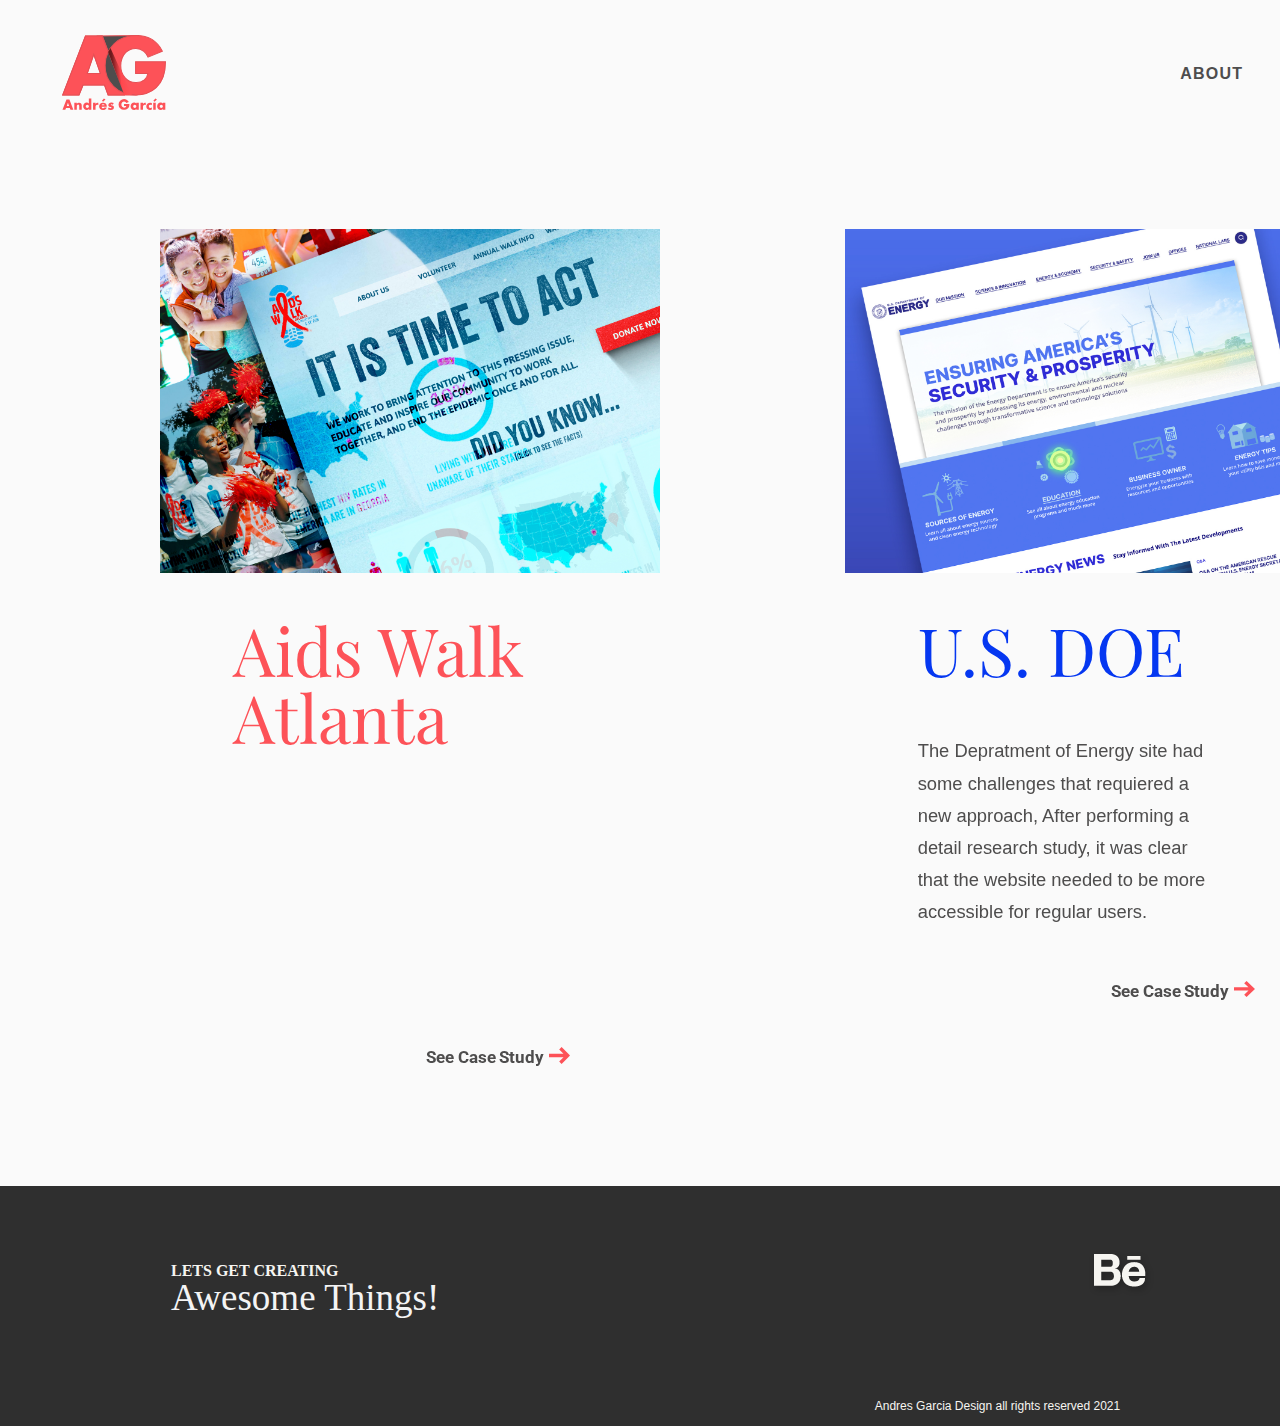
<file: index.html>
<!DOCTYPE html>
<html>

<head>
	<meta charset="utf-8">
	<meta name="viewport" content="width=device-width, initial-scale=1">

	<title>Andres Garcia</title>

<!-- Hotjar Tracking Code for https://andresgarciauxui.github.io/UX_UI_HW_19-2/ -->
<script>
    (function(h,o,t,j,a,r){
        h.hj=h.hj||function(){(h.hj.q=h.hj.q||[]).push(arguments)};
        h._hjSettings={hjid:2412615,hjsv:6};
        a=o.getElementsByTagName('head')[0];
        r=o.createElement('script');r.async=1;
        r.src=t+h._hjSettings.hjid+j+h._hjSettings.hjsv;
        a.appendChild(r);
    })(window,document,'https://static.hotjar.com/c/hotjar-','.js?sv=');
</script>


	<link href="https://cdn.jsdelivr.net/npm/bootstrap@5.0.1/dist/css/bootstrap.min.css" rel="stylesheet"
		integrity="sha384-+0n0xVW2eSR5OomGNYDnhzAbDsOXxcvSN1TPprVMTNDbiYZCxYbOOl7+AMvyTG2x" crossorigin="anonymous">
		<link rel="stylesheet" href="https://unpkg.com/aos@next/dist/aos.css" />
		<link rel="stylesheet" href="./css/style.css" type="text/css" media="screen, projection">
	<link rel="stylesheet" href="./css/owl.carousel.min.css"  type="text/css">

	<link rel="preconnect" href="https://fonts.gstatic.com">
	<link
		href="https://fonts.googleapis.com/css2?family=Roboto:ital,wght@0,100;0,300;0,400;0,500;0,700;0,900;1,400;1,500&display=swap"
		rel="stylesheet">
		<link rel="preconnect" href="https://fonts.gstatic.com"> 
		<link rel="preconnect" href="https://fonts.gstatic.com"> 
		<link rel="preconnect" href="https://fonts.gstatic.com"> 
		<link rel="preconnect" href="https://fonts.gstatic.com"> 
		<link rel="preconnect" href="https://fonts.gstatic.com"> 
		<link href="https://fonts.googleapis.com/css2?family=Playfair+Display:wght@900&display=swap" rel="stylesheet">
		</head>

<body>


	<div class="wrapper">
		<!--Navigation Section-->
		<div class="nav-container">
			<div class="row navigation">
				<div class="logo" id="logo">
					<img src="./images/Group 10.svg"
						onerror="this.onerror=null; this.src='./UX_UI_HW_19images/logo-black-sm.svg'"></img>
				</div>

				<div class="empthyDiv">

				</div>
				<div class="middleDiv">
					<a class=aboutButton href="./about.html">ABOUT</a>
				</div>

				<div class="rightDiv">
					<a class="contactButton"  id="redContactButton" 
						href="mailto:andres.garcia.design@gmail.com">CONTACT</a>
				</div>
			</div>

		</div>
		<!--End of Navigation Section-->
		<br />

		<!--Start of my work Section-->
		<div class="featuredProjects ">
			<div class="projectContainer project1 aos-item" data-aos="fade-down">

				<img class="projectImage" src="./images/case_Study-1.jpg" id="project1"></img>
				<h1 class="aos-item" data-aos="fade-down">Aids Walk Atlanta</h1>
				<p class="aos-item" data-aos="fade-down">
					AIDS Walk Atlanta is an organization that works to bring
					attention to the pressing issue of AIDS/HIV in Atlanta.
					For this I worked with ither UX designers to create a new updated site.
				</p>

				<a class="caseStudyLink" href="./casestudy1.html">See Case Study<img class=icon
						src="./images/Arrow.svg"></img></a>
				<br>

			</div>

			<div class="projectContainer project2 aos-item" data-aos="fade-down" id="project2">

				<img class="projectImage" src="./images/case_Study-2.jpg"></img>
				<h1 class="aos-item" data-aos="fade-down">U.S. DOE</h1>
				<p class="aos-item" data-aos="fade-down">
					The Depratment of Energy site had some challenges that requiered a new approach, After performing a
					detail research study, it was clear that the website needed to be more accessible for regular users.
				</p>
				<a class="caseStudyLink" href="./casestudy1.html">See Case Study<img class=icon
						src="./images/Arrow.svg"></img></a>
				<br>
			</div>

			<div class="projectContainer project3 aos-item" data-aos="fade-down" id="project3">

				<img class="projectImage" src="./images/case_Study-3.jpg"></img>
				<h1 class="aos-item" data-aos="fade-down">eZy Travel App</h1>
				<p class="aos-item" data-aos="fade-down">
					eZY travel app is designed to take care of the stressfull part of planning your trip, which is
					packing and agreeing with others on what to do during the trip.
				</p>
				<a class="caseStudyLink" href="/casestudy1.html">See Case Study<img class=icon
						src="./images/Arrow.svg"></img></a>
				<br>
			</div>
		</div>



		<!--End of my work Section-->











		<!--Caroucel Section-->
		
		<!--END Caroucel Section-->









		<section class="sitemap">
			<div class="heading">
				<img class="projectImage" src="./images/Lets get creatingAwesome Things!.svg"></img>
			</div>

			<div class="socialMedia">
				<!-- 
				<ul >
					<li><img src="../UX_UI_HW_17./images/behance.png"></li>
					<li><img src="../UX_UI_HW_17./images/email.png"></li>
					<li><img src="../UX_UI_HW_17./images/resume.png"></li>
					<li><img src="../UX_UI_HW_17./images/Group 27.svg"></li>
				</ul>-->

				<div class="social-mediaicon-div">
					<img src="./images/behance.png">
				</div>

				<div id="repeated-email" class="social-mediaicon-div">
					<img src="./images/email.png">
				</div>

				<div class="social-mediaicon-div">
					<img src="./images/resume.png">
				</div>

				<div class="social-mediaicon-div">
					<img src="./images/Group 27.svg">
				</div>
			</div>
			<div class="copyRight" id="case1">
				<span>Andres Garcia Design all rights reserved 2021</span>
			</div>

		</section>

	</div>
	<!-- script work in progress-->
	<script
  src="https://code.jquery.com/jquery-3.6.0.js"
  integrity="sha256-H+K7U5CnXl1h5ywQfKtSj8PCmoN9aaq30gDh27Xc0jk="
  crossorigin="anonymous"></script>
	<script src="https://cdn.jsdelivr.net/npm/bootstrap@5.0.1/dist/js/bootstrap.bundle.min.js"
		integrity="sha384-gtEjrD/SeCtmISkJkNUaaKMoLD0//ElJ19smozuHV6z3Iehds+3Ulb9Bn9Plx0x4"
		crossorigin="anonymous"></script>

<script src="./js/script.js"></script>

<script src="https://unpkg.com/aos@next/dist/aos.js"></script>
<script>
  AOS.init();
</script>




</body>

</html>
</file>
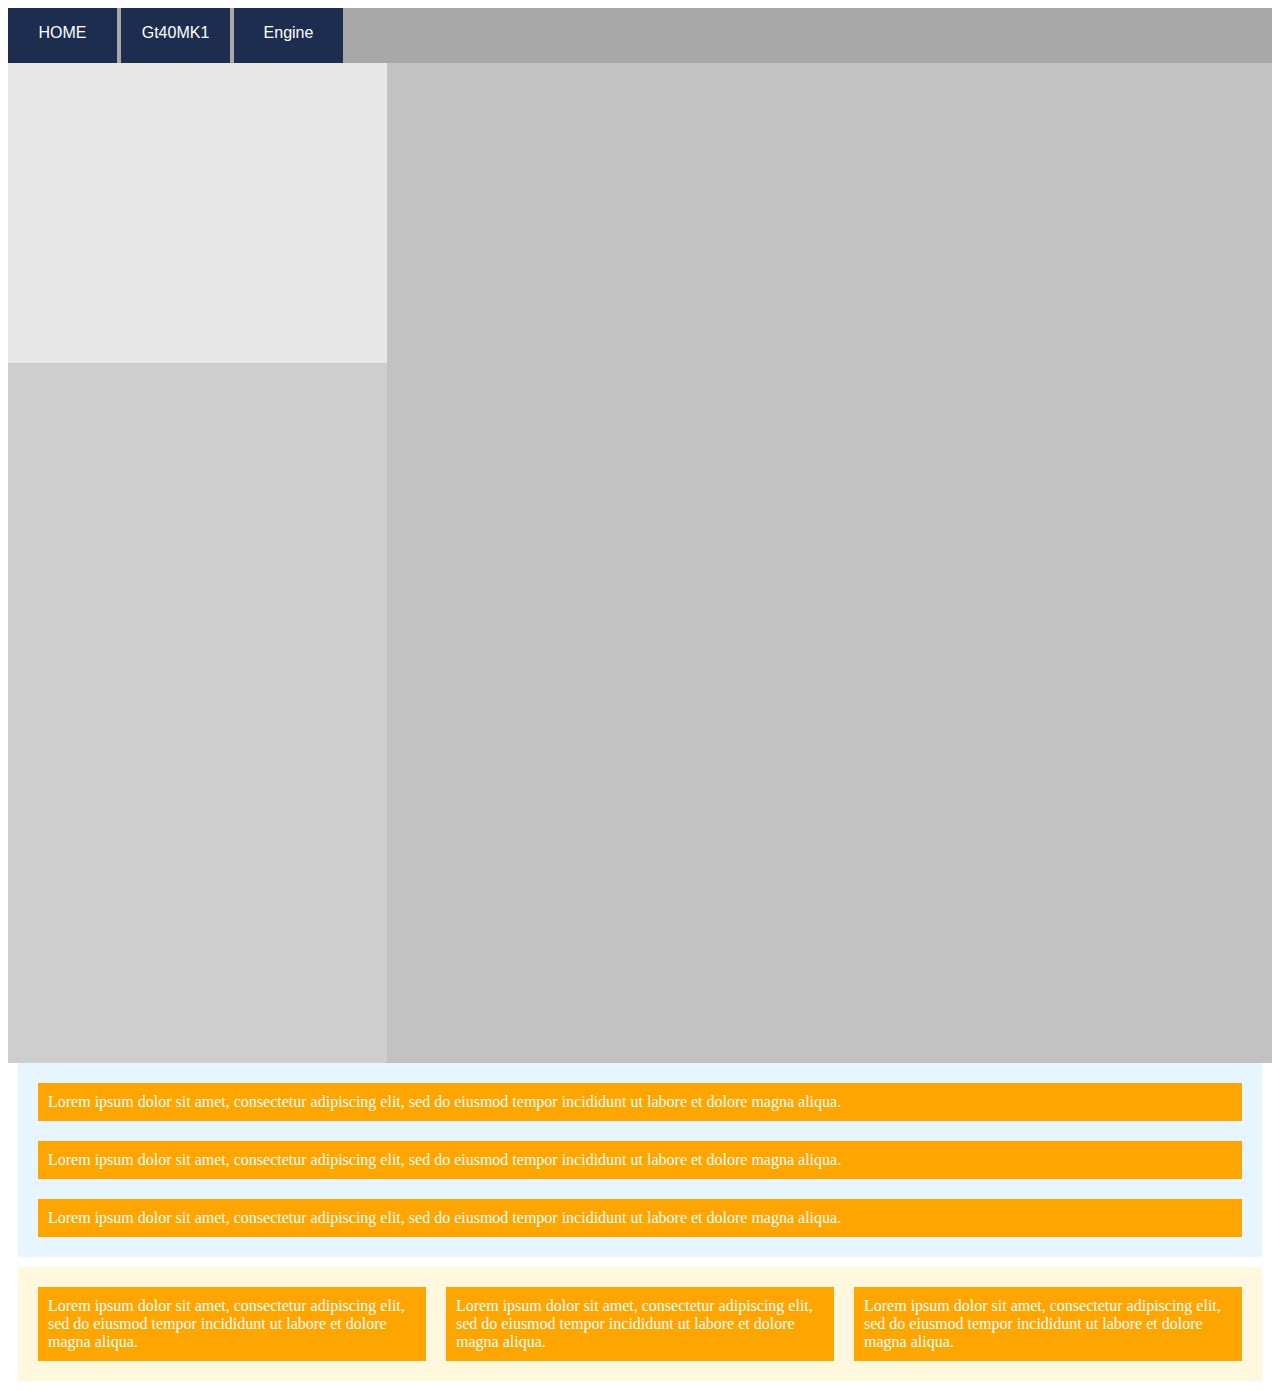
<file: images/Website/index.html>
<!DOCTYPE html>
<html>
    <!--This is the navigation section-->
    <head>
        <link href="css/index.css" type="text/css" rel="stylesheet">

    </head>
    <body>
<nav class="nav">
    <div class="button"><p>HOME</p></div>
    <div class="button"><p>Gt40MK1</p></div>
    <div class="button"><p>Engine</p></div>
   

</nav>

<!--left div container-->

    <div class="left">
         <div class="topLeft">
         </div>

         <div class="bottomLeft">
         </div>


    </div>
  

<!--right div container-->

<div class="right">

</div>

<br>
<div id="column" class="flex">
    <div class="flex_item">
      Lorem ipsum dolor sit amet, consectetur adipiscing elit, sed do eiusmod tempor incididunt ut labore et dolore magna aliqua.
    </div>
    <div class="flex_item">
      Lorem ipsum dolor sit amet, consectetur adipiscing elit, sed do eiusmod tempor incididunt ut labore et dolore magna aliqua.
    </div>
    <div class="flex_item">
      Lorem ipsum dolor sit amet, consectetur adipiscing elit, sed do eiusmod tempor incididunt ut labore et dolore magna aliqua.
    </div>
  </div>
  <div id="row" class="flex">
    <div class="flex_item">
      Lorem ipsum dolor sit amet, consectetur adipiscing elit, sed do eiusmod tempor incididunt ut labore et dolore magna aliqua.
    </div>
    <div class="flex_item">
      Lorem ipsum dolor sit amet, consectetur adipiscing elit, sed do eiusmod tempor incididunt ut labore et dolore magna aliqua.
    </div>
    <div class="flex_item">
      Lorem ipsum dolor sit amet, consectetur adipiscing elit, sed do eiusmod tempor incididunt ut labore et dolore magna aliqua.
    </div>
  </div>

</body>

</html>
</file>
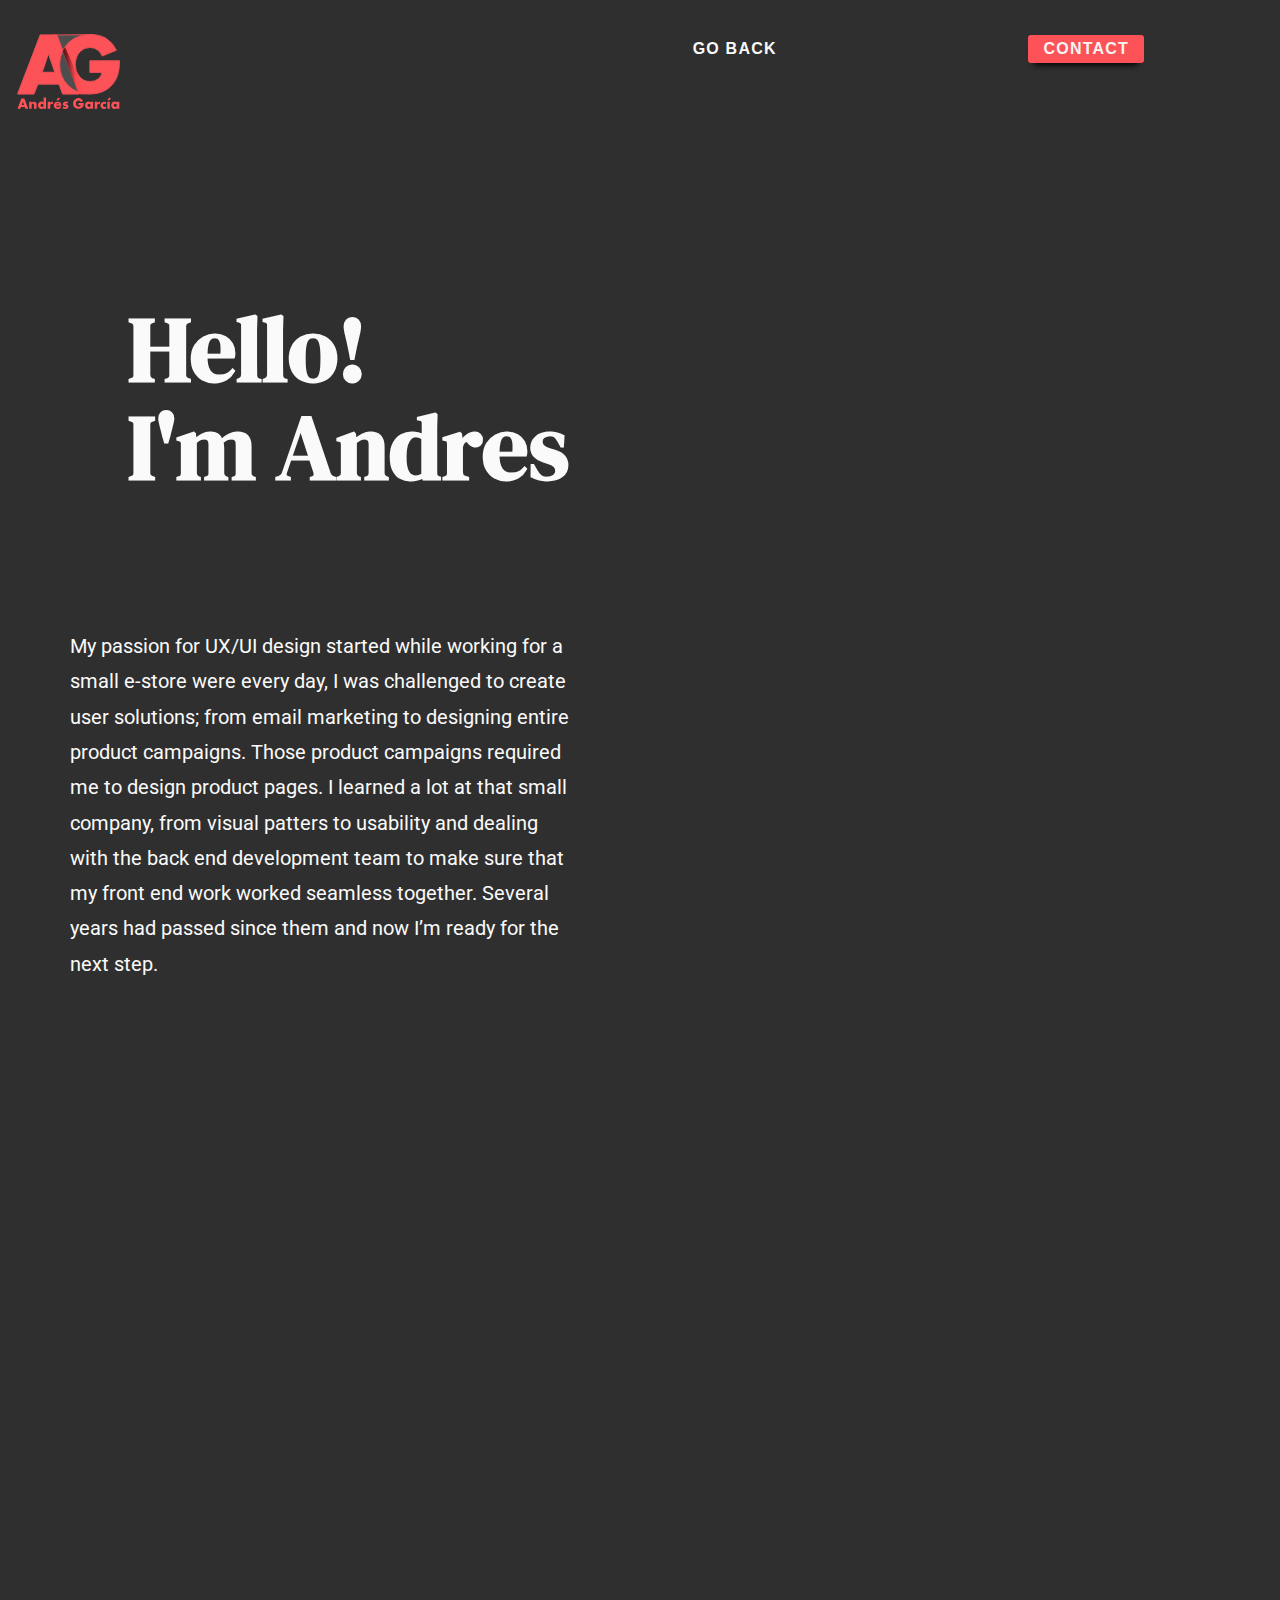
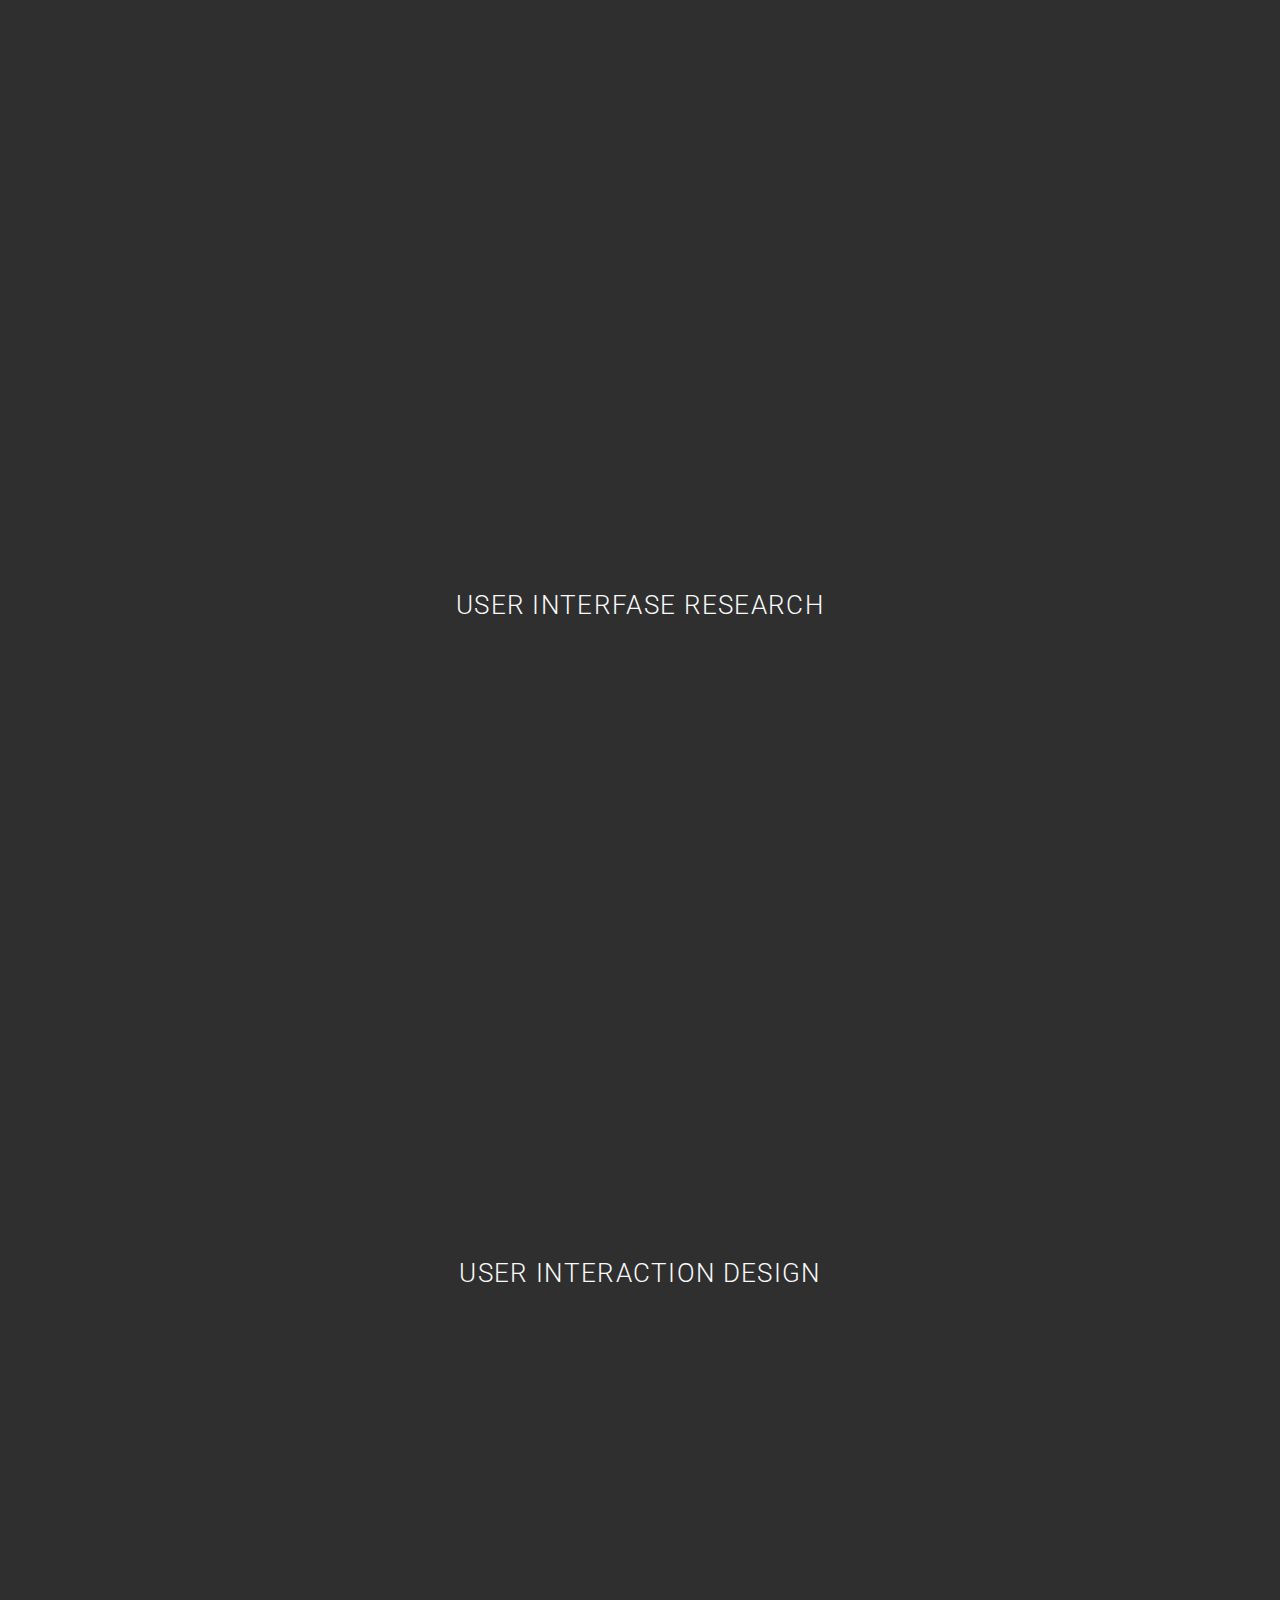
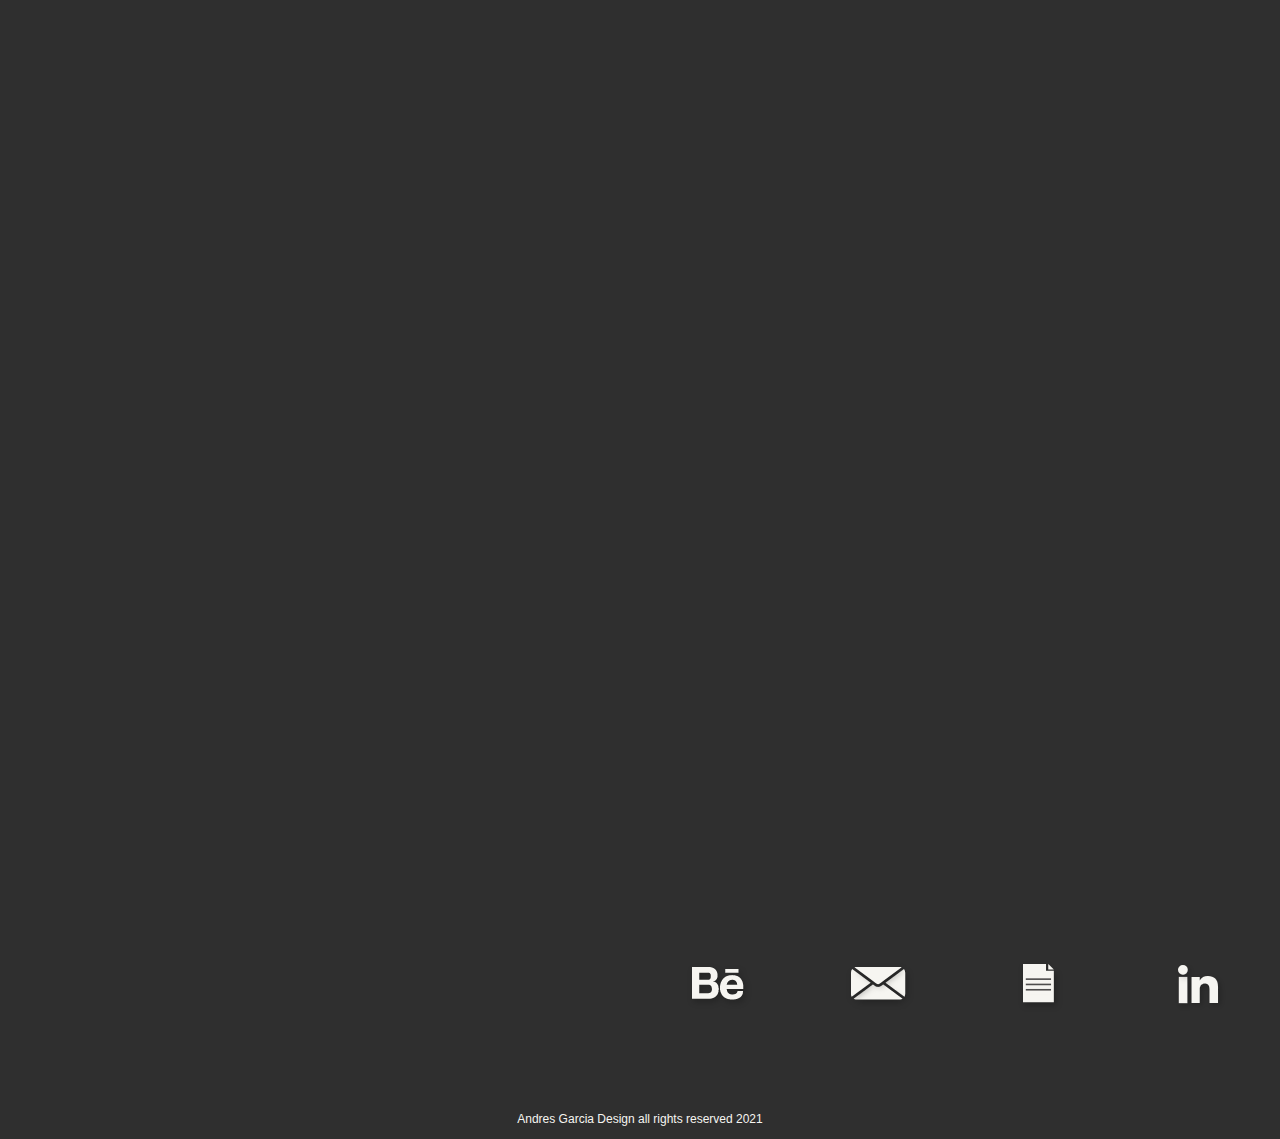
<file: about.html>
<!DOCTYPE html>
<html>
    <head>
		<meta name="viewport" content="width=device-width, initial-scale=1.0">
        <title>Andres Garcia</title>
		<link href="https://cdn.jsdelivr.net/npm/bootstrap@5.0.0/dist/css/bootstrap.min.css" rel="stylesheet" integrity="sha384-wEmeIV1mKuiNpC+IOBjI7aAzPcEZeedi5yW5f2yOq55WWLwNGmvvx4Um1vskeMj0" crossorigin="anonymous">

		<link rel="stylesheet" href="css/about.css"  type="text/css" media="screen, projection">
        <link rel="preconnect" href="https://fonts.gstatic.com"> 
		<link rel="preconnect" href="https://fonts.gstatic.com"> 
		<link href="https://fonts.googleapis.com/css2?family=Roboto:ital,wght@0,100;0,300;0,400;0,500;0,700;0,900;1,400;1,500&display=swap" rel="stylesheet">
		<link href="https://fonts.googleapis.com/css2?family=DM+Serif+Display&display=swap" rel="stylesheet">
		 
				
    </head>
     <body>
<div class="wrapper darkTheme">
		<!--Navigation Section-->
		<header class="navigation" id="dark">
			<div class="logo" id="logo">
				<img src="./images/Group 10.svg" onerror="this.onerror=null; this.src='../UX_UI_HW_17images/logo.png'"></img>
			</div>

			<div class="empthyDiv">

			</div>
			<div class="middleDiv">
				<a class=aboutButton href="./index.html">GO BACK</a>
			</div>

			<div class="rightDiv">
				<a class="contactButton-AGS" value="CONTAC" id="contactButton-AGS"  href="mailto:andres.garcia.design@gmail.com">CONTACT</a>
			</div>
      	</header>  
		<!--End of Navigation Section-->   
		<!--Photo Section-->
<div class="container-fluid">
	<div class="row">
		<div class=" col-lg-6 col-md-6 col-sm-12 bigHeading">
			<h1 class="js-reveal rellax" data-rellax-speed="-5">Hello!
				<br/> I'm Andres</h1>
				<p class="js-reveal" style=" width: 500px; padding: 50px; margin: 20px;">
					My passion for UX/UI design started while working for a small e-store were every day, I was challenged to create user solutions; from email marketing to designing entire product campaigns. Those product campaigns required me to design product pages. I learned a lot at that small company, from visual patters to usability and dealing with the back end development team to make sure that my front end work worked seamless together. Several years had passed since them and now I’m ready for the next step.
				</p>
				<br>
		</div>
		<div class="col-lg-6 col-md-6 col-sm-12 ">
			<img class="js-reveal round-photo" src="./images/T01FPQ8Q4GP-U01GWNXG4GJ-f425d65e6244-512.jpg"></img>
		</div>
	</div>
<br>
</div>	
		<!--end Photo Section-->
		<br/>
		<br/>
		<!--Start About Section-->
		<div class="container-fluid aboutContetent">
			<div class="row">
				<div class="col-lg-4 col-md-4 col-sm-12">
					<img class="js-reveal" src="./images/anne.png"></img>  
					<br>
					<h4>USER INTERFASE RESEARCH</h4>
					<p  class="js-reveal">
						Short blurb about the research process describing the things I learned to do so far.

					</p>
					<br/>
					<br/>
				</div>
				<div class="col-lg-4 col-md-4 col-sm-12">
					<img class="js-reveal" src="./images/voice.jpeg"></img> 
					<br> 
					<h4>USER INTERACTION DESIGN</h4>
					<p class="js-reveal">
						Short blurb about the research process describing the things I learned to do so far.

					</p>
					<br/>
					<br/>
				</div>
				<div class="col-lg-4 col-md-4 col-sm-12">
					<img class="js-reveal" src="./images/Group01-Presentation-Features.jpg"></img> 
					<br> 
					<h4 class="js-reveal">WEB DEVELOPMENT</h4>
					<p class="js-reveal">
						Short blurb about the research process describing the things I learned to do so far.

					</p>
				</div>
				<br/>
				<br/>

			</div>
		</div>
		<br/>
<br/>
		<div class="container-fluid">
			<div class="row">
				<div class=" col-lg-6 col-md-6 col-sm-12 bigHeading">
					<h3 class="js-reveal">Hands on Process</h3>
						<p class="js-reveal" style=" width: 500px; padding: 50px; margin: 20px;">
Andres is able to create visually impactful and effective designs; after all he has 
been a designer since 2009. Wow, I can’t believe it has been that long!
Over five years of experience designing email marketing pieces, product pages 
and administering all sorts of adds and content for a web store. <br>

While creating all sorts of designs he learned a bunch of HTML, CSS and worked with engineers to make sure my work integrated seamlessly with the back end side 
of the business operation. Andres also worked as part of the marketing team for one 
of the biggest food companies in the United States, there he learned a bit about marketing, product photography ,and more extensibly about customer service. Andres is prepared 
to carry a design process to make sure the user needs are meet and to create 
design solutions. 




						</p>
						<br>
				</div>
				<div class="col-lg-6 col-md-6 col-sm-12">
					<img class="js-reveal" src="./images/ux-process-Image.jpg"></img>
				</div>
			</div>
		
		</div>	

		<!--End of About Section-->
                    
    <section class="sitemap">
			<div class="heading">
				<img class="projectImage js-reveal"  src="./images/Lets get creatingAwesome Things!.svg"></img>
			</div>

			<div class="socialMedia"><!-- 
				<ul >
					<li><img src="../UX_UI_HW_17./images/behance.png"></li>
					<li><img src="../UX_UI_HW_17./images/email.png"></li>
					<li><img src="../UX_UI_HW_17./images/resume.png"></li>
					<li><img src="../UX_UI_HW_17./images/Group 27.svg"></li>
				</ul>-->

				<div class="social-mediaicon-div">
					<img src="./images/behance.png">
				</div>

				<div id="repeated-email" class="social-mediaicon-div">
					<img src="./images/email.png">
				</div>

				<div class="social-mediaicon-div">
					<img src="./images/resume.png">
				</div>

				<div class="social-mediaicon-div">
					<img src="./images/Group 27.svg">
				</div>
			</div>
			<div class="copyRight" id="case1">
				<span>Andres Garcia Design all rights reserved 2021</span>
			</div>
						
	</section>

</div>
<!-- script work in progress-->

<!-- script work in progress-->
<script src="http://ajax.googleapis.com/ajax/libs/jquery/2.1.3/jquery.min.js"></script>

<script src="./js/jquery.scroll-reveal.js"></script>
<script>
		$.fn.scrollReveal();
</script>



</body>
</html>
</file>
<file: css/style.css>
body{
  margin: 0!important;
  padding: 0!important;
  border: none!important;
  display: block;
  background-color: #FAFAFA;
  width: 100%!important;
  
}

p h1 h2 h3 h4  h5 { margin: 0;
   padding: 0;
  }

 p {
  font-family: futura-pt, sans-serif;
  font-weight: 300;
   font-style: normal; 
   
  color: #4E4D4D;
   line-height: 1.75em;
   font-size: calc(16px + (20 - 16) * ((100vw - 340px) / (1940 - 340)));} 

   h3{
    font-family: futura-pt, sans-serif;
    font-weight: 300!important;
    font-style: normal!important;
    font-size: 43px!important;
    text-align: center!important;
    padding: 20px!important;
    letter-spacing: .175em;
   }


   h4{
    font-family: futura-pt, sans-serif!important;
    font-weight: 400!important;
    font-style:italic!important;
    font-size: 28px!important;
    text-align: center!important;
    padding: 19px!important;
   }

   h5{
    font-family: futura-pt-bold, sans-serif!important;
    font-weight: 700!important;
    font-style:italic!important;
    font-size: 18px!important;
    text-align: center!important;
    padding: 19px!important;
   }


   .subhead-h4{
    font-family: futura-pt, sans-serif!important;
    font-weight: 600!important;
    font-style:italic!important;
    font-size: 19px!important;
    text-align: left!important;
    padding-left:35%!important;
   }


.wrapper{
   display: inline-block;
    justify-content: center;

}


.darkTheme{
  background-color: #2F2F2F;

}
#dark{
  background-color: #2F2F2F;
}

#light{
  background-color: #FAFAFA;
}

.nav-container{
  padding-top: 20px;
  vertical-align: middle!important;

  
  

}


.navigation
        {   height:  12vh;
            /* border: 2px solid rgb(238, 255, 0); */
            display: grid;
            grid-template-columns: auto auto auto auto; 
            grid-template-rows: auto auto auto;
            text-align: center; 
            vertical-align: middle!important;
            align-items: center!important;
            
            
            
            
           
        }
  
 .logo{
    /* to take off the border remove this */
    /* border: 2px solid rgb(238, 255, 0); */
    /* to take off the border remove this */
    align-content: left;
    text-align: left;
    max-width: 103px;
    height: auto;
    padding-left: 10%;
   
 }       
.middleDiv{
    /* to take off the border remove this */
    /* border: 2px solid rgb(164, 175, 7); */
    /* to take off the border remove this */
    
    align-items: center;
}
.empthyDiv{
    /* to take off the border remove this */
    /*  border: 2px solid rgb(129, 138, 1); */
    /* to take off the border remove this */
}
.rightDiv{
    /* to take off the border remove this */
    /* border: 2px solid rgb(103, 107, 39); */
    /* to take off the border remove this */
    align-content: right;
    
}

.linkClass{
  color:#4E4D4D;
}

.aboutButton{
  color:#4E4D4D;
  background-color: #FAFAFA;
  display: inline-block;
  border: none;
  padding: 5px 15px!important;

  cursor: pointer;
  text-align: center;
  position:relative;
 
}


.aboutButton a{  
  position: relative;

}


.aboutButton:hover{
  color: #5f5e5e;
  transform: translateX(3px);
  transition-timing-function: ease-in-out;
  transition-duration: .2S;

}

.aboutButton:active{
  color: #797979;
  transition-timing-function: ease-in-out;
  transition-duration: .2S;
}


.contactButton {
  color:#F6F5F1;
  background-color: #FD5258!important;
  border-radius: 3px!important;
  display: inline-block!important;
  border: none!important;
  padding: 5px 15px!important;
  cursor: pointer!important;
  box-shadow: 0 8px 6px -6px #aaaaaa!important;
  text-align: center!important;
  position:relative!important;
 
}

.contactButton:hover { 
  background-color:#fd6a6f!important;
  transform: translateX(3px)!important;
  transition-timing-function: ease-in-out!important;
  transition-duration: .2S!important;
  color: #FAFAFA!important;
  position:relative!important;

}


.contactButton :active {
background-color: #c73136;
transition-duration: .2S;
}

a{
  font-family: 'Hind',  sans-serif ;
  font-size: 16px;
  font-weight:700;
  text-decoration: none;
  color:#4E4D4D;
  letter-spacing:.075em;
}

img {
  height: auto;
}



ul{display: inline-block;}

ul.social-media-list img {
  padding: 5px;
  border-radius: 5px;
  width: 36px;
  height: 36px;
}

ul.social-media-list li {
  display: inline-block;
  margin: 2px;
}
.social-media-list {
  list-style-type: none;
  margin: 0;
  padding: 0;
  width: 36px;
  height: 36px;
}
.social-mediaicon-div{
  display: inline-flexbox;
  align-self: center;
  justify-self: center;
}

/*this is the footer container */
.sitemap{

  background-color: #2F2F2F;
  height: 240px;
  width: 100%!important;
  /* border: 2px solid rgb(238, 255, 0); */
  display: grid;
  grid-template-columns: 1fr 1fr; 
  grid-template-rows: 2.95fr 1fr;
  grid-template-areas:   
        "heading socialMedia"
        "copyRight copyRight";
  text-align: center; 
  margin:0;
}

.heading {
  /* border: 2px solid rgb(0, 255, 221);*/
  grid-area: heading;
  display:flex;
  align-items: center; /* Vertical center of image & text */
  padding: 10px;
}

.socialMedia{
  /* border: 2px solid rgb(0, 255, 221);*/
  grid-area: socialMedia;
  display: grid;
  grid-template-columns: 25% 25% 25% 25%;
}

.copyright{
  /* border: 2px solid rgb(0, 255, 221);*/
  grid-area: copyRight;
  position: relative;
  text-align: center;
  align-items: center;
}

span {
  position: relative;
  left: 50%;
  top: 50%;
  bottom: 50%;
  top: 50%;
  transform: translate(-50%, -50%);
  font-family:  'Hind',  sans-serif;
font-size: 12px;
color: #F6F5F1;
}

.centerText{
  color: #F6F5F1; text-align: center; 
}


.featuredProjects{
  background-color: #FAFAFA;
  /*remove these to remove the colors */
  
  /*remove these to remove the colors */
}


.projectContainer{
  
   /* to take off the border remove this */
  
   /* to take off the border remove this */
  padding-top: 5%;
  padding-bottom: 2%;


}

.projectContainer h1 {
  font-family: 'Playfair Display', serif;  font-weight:400;
  margin: 0;
  padding-top: 1%;
  padding-left: 35%;
  padding-right: 20%;
  font-size: calc(35px + (90 - 35) * ((100vw - 340px) / (1940 - 300)))!important;
  line-height: normal;
  -webkit-font-smoothing: antialiased;
  -moz-osx-font-smoothing: grayscale;
  
}


.carouselProject1-Heading {
  font-family: 'Playfair Display', serif;    margin: 0;
  padding-top: 1%;
  padding-left: 25%;
  padding-right: 20%;
  padding-bottom: 1%;
  font-size: calc(35px + (90 - 25) * ((100vw - 340px) / (1940 - 340)))!important;
  color: #FD5258; 
  text-align: left;
  
}

.carouselProject-P{
  text-align: left!important;
  
}

.carouselIndicatorCustom{
  display: inline-block;
  color: #FD5258;
}

.projectContainer p {
  padding-left: 35%;
  padding-right: 20%;
}

/* Case Study Css */

/* Case Study TEXT */
.caseStudy-h1 {

  font-family: 'Playfair Display', serif;
  padding-top: 5%;
  padding-bottom: 1%;
  padding-left:35%;
  font-size: calc(75px + (75 - 60) * ((100vw - 340px) / (1940 - 340)))!important;
  color: #021b27; 
  text-align: left;
  letter-spacing: .0175em;
}

.caseStudy-h2 {

  font-family: 'Playfair Display', serif;
  
  padding-bottom: 1%;
  padding-left:35%;
  font-size: calc(50px + (50 - 42) * ((100vw - 340px) / (1940 - 340)))!important;
  color: #2F2F2F; 
  text-align: left;
  letter-spacing: .0175em;
}




  h5{
  font-family: futura-pt, sans-serif!important;
  font-weight: 400!important;
   font-style: normal!important;
   color: #4E4D4D!important;
   line-height: 1.75em!important;
   font-size: calc(18px + (20 - 18) * ((100vw - 340px) / (1940 - 340)))!important;
   text-align: center!important;

}

.caseStudy-p{
  padding-left: 35%;
  padding-right: 10%;
}

.caseStudy-p-center{
  padding-left: 10%;
  padding-right: 10%;
}

.caseStudyHeading-Div{
  padding-top:20px;
  padding-bottom: 20px!important;
}

.items-alignment{
  padding-left: 10%;
}

.responsive-images{
  width: 415px;
  height: auto;

  
}

/* Case Study Css */



/* For Screen size of 320px or less*/

@media only screen and (max-width: 340px) {
  /* phones: */
  .navigation {
    margin: 7px;
    min-width: 340px;
    height: 18vh;
    
  }
  .logo{
    /* to take off the border remove this */
    /* border: 2px solid rgb(238, 255, 0); */
    /* to take off the border remove this */
    align-content: left;
    text-align: left;
    padding-left: 10%!important;
    vertical-align: middle;
 }     


  .sitemap {
    margin: 7px;
  }


  .projectContainer h1 {
    font-family: 'Playfair Display', serif;
    margin: 0;
    padding-top: 8%;
    padding-left: 35%;
    padding-right: 20%;
    padding-bottom: 1%;
  }
  

    .featuredProjects{
      display: grid;
      grid-template-rows: auto; 
      /*remove these to remove the colors */
     
      /*remove these to remove the colors */
      
      margin: 7px;
    }
      
    .empthyDiv{
      display: none;
    }
    /* used to change to logo to black and white with media query*/
    #logo {
      content: url("../images/logo-black-sm.svg");
      min-width: 50px;
      margin-top: 5px;
    }


    #repeated-email {display: none;}
}



/* For Screen size of 1240px or more*/

@media only screen and (min-width: 1240px) {
  /* phones: */
  .navigation {
    width: 100%!important;
    margin: 10px;

  }
  .sitemap {
    width: 100%!important;
    margin: 0;
    padding:0;
  }
 


  .featuredProjects{
    display: grid;
    grid-template-columns: 1fr 1fr  1fr ;
    grid-template-rows: auto; 
    column-gap: 1%;
    /* to take off the border remove this */
   
     /* to take off the border remove this */


  }


  .projectContainer h1 {
    font-family: 'Playfair Display', serif;
    margin: 0;
    padding-top: 6%;
    padding-left: 35%;
    padding-right: 20%;
    padding-bottom: 5%;
    line-height: 1.0em;
  }
  
}

/* END For Screen size of 1240px or more*/

.caseStudyLink {
  text-decoration: none;
  font-family: 'Roboto', sans-serif; 
  font-weight: 700;
  font-size: 17px;
  letter-spacing: -.003em;
  display: block;
  text-align: right;
  padding-top: 5%;
  padding-bottom: 8%;
  padding-right: 15%;
}

.project1  h1   {
  color: #FD5258;
}

.project2  h1  { 
  color: #0537F1;
}

.project3  h1   {
  color: #0E7AFF;
}


.icon{
  width: 21px;
  height: auto;
  position: relative;
  top: 1px;
  left: 5px;
}



.projectImage{
  max-width: 500px;
  height: auto;
  margin-left: 160px!important;
  margin-top: 30px!important;
  margin-right: 5px!important;
}



/*--Slider css--*/
/*--Slider css--*/
/*--Slider css--*/




      /*--Slider css--*/
      /*--Slider css--*/
      /*--Slider css--*/
</file>
<file: images/Website/css/index.css>
.nav{
    width: 100%;
    background-color: rgb(168, 168, 168);
   
    
}
.button{ 
    background-color: rgb(29, 45, 80);
    height:55px;
    width:109px;
    display: inline-block;
    text-align: center;
    margin:0;
    padding:center;


}
.button p {
    color:white;
    font-family: Arial, Helvetica, sans-serif;

}


.left{ 
    width:30%;
    background-color: rgb(103, 168, 233);
    float: left;
    height:1000px;
    padding:0;
    margin:0;
}

.right{ 
    width:70%;
    background-color: rgb(194, 194, 194);
    height:1000px;
    float: right;
    padding:0;
    margin:0;
}


.topLeft{
    background-color: rgb(231, 231, 231);
    height:300px;
    width:100%;
    position: relative;
    padding: 0;
    margin: 0;
}
.bottomLeft{

    background-color: rgb(207, 206, 206);
    position: relative;
    height:700px;
    width: 100%;
}
.flex_item {
    padding:10px;
    margin: 10px;
    background-color: orange;
    color: white;
  }
  .flex {
    display: flex;
    padding: 10px;
    margin: 10px;
  }
  #column {
    background-color: #E6F5FF;
    flex-direction: column;
  }
  #row {
    background-color: #FFF7DE;
    flex-direction: row;
  }
</file>
<file: css/about.css>
* {
    margin: 0;
    padding: 0;
}

.js-reveal {
  opacity: 1;
  transition: opacity .7s ease-in, margin-top .7s ease-out;
}

.js-reveal--hidden {
  opacity: 0;
  margin-top: 3em;}
  
script {
  display: none;
}

body{
  margin: 0!important;
  padding: 0!important;
  border: none!important;
  display: block;
  
}

p h1 h2 h3 h4  h5 { margin: 0;
   padding: 0;
  }

 p {
   font-family: 'Roboto', sans-serif; 
   font-size: 16px;
   color: #FAFAFA;
   line-height: 1.75em;
   font-size: calc(16px + (20 - 16) * ((100vw - 300px) / (1240 - 300)));} 

h3{
    font-family: 'DM Serif Display', serif;
    text-align: center;
    font-weight: 300;
    color: #FAFAFA;
    letter-spacing: .05em;
    padding-top: 1%;
    font-size: calc(48px + (48 - 25) * ((100vw - 300px) / (1240 - 300)));}


h4 {
    font-family: 'Roboto', sans-serif;
    text-align: center;
    font-weight: 300;
    color: #FAFAFA;
    letter-spacing: .05em;
    padding-top: 1%;
    font-size: calc(22px + (22 - 18) * ((100vw - 300px) / (1240 - 300)));}
    


.wrapper{
  
  display: inline-block;
  justify-content: center;
 
}


.darkTheme{
  background-color: #2F2F2F;

}
#dark{
  background-color: #2F2F2F;
}



.navigation
        {   height:  12vh;
            /* border: 2px solid rgb(238, 255, 0); */
            display: grid;
            grid-template-columns: auto auto auto auto; 
            text-align: center; 
            
            position:relative;
           
        }
  
 .logo{
    /* to take off the border remove this */
    /* border: 2px solid rgb(238, 255, 0); */
    /* to take off the border remove this */
    align-content: left;
    text-align: left;
    max-width: 103px;
    height: auto;
    padding-left: 5%;
    padding-top: 10%;
 }       


.linkClass{
  color:#F6F5F1;
}

.aboutButton{
  color: #FAFAFA;
  background-color: #2F2F2F;
  display: inline-block;
  border: none;
  padding: 5px 15px;
  cursor: pointer;
  text-align: center;
  position:relative;
  margin-top: 10%;
  margin-right: 10%;
}


.aboutButton a{  
  position: relative;
  padding-top: 35% !important;
  margin-top: 10% !important;
  margin-right: 10% !important;
}


.aboutButton:hover{
  color: #ebebeb;
  transform: translateX(3px);
  transition-timing-function: ease-in-out;
  transition-duration: .2S;

}

.aboutButton-AGS:active{
  color: #dadada;
  transition-timing-function: ease-in-out;
  transition-duration: .2S;
}


.contactButton-AGS {
  color:#F6F5F1;
  background-color: #FD5258;
  border-radius: 3px;
  display: inline-block;
  border: none;
  padding: 5px 15px;
  cursor: pointer;
  box-shadow: 0 8px 6px -6px #000000; 
  text-align: center;
  position:relative;
  margin-top: 10%;
  margin-right: 10%;
}

.contactButton-AGS:hover { 
  background-color:#fd6a6f;
  transform: translateX(3px);
  transition-timing-function: ease-in-out;
  transition-duration: .2S;
  color:#F6F5F1;
}


.contactButton-AGS :active {
color:#F6F5F1;
background-color: #c73136;
transition-timing-function: ease-in-out;
transition-duration: .2S;
}

a{
  font-family: 'Hind',  sans-serif ;
  font-size: 16px;
  font-weight:700;
  text-decoration: none;
  color:#4E4D4D;
  letter-spacing:.075em;
}

img {
  max-width: 100%;
    height: auto;
}



ul{display: inline-block;}

ul.social-media-list img {
  padding: 5px;
  border-radius: 5px;
  width: 36px;
  height: 36px;
}

ul.social-media-list li {
  display: inline-block;
  margin: 2px;
}
.social-media-list {
  list-style-type: none;
  margin: 0;
  padding: 0;
  width: 36px;
  height: 36px;
}
.social-mediaicon-div{
  display: inline-flexbox;
  align-self: center;
  justify-self: center;
}

/*this is the footer container */
.sitemap{

  background-color: #2F2F2F;
  height: 240px;
  width:100%;
  /* border: 2px solid rgb(238, 255, 0); */
  display: grid;
  grid-template-columns: 1fr 1fr; 
  grid-template-rows: 2.95fr 1fr;
  grid-template-areas:   
        "heading socialMedia"
        "copyRight copyRight";
  text-align: center; 
  margin:0;
}

.heading {
  /* border: 2px solid rgb(0, 255, 221);*/
  grid-area: heading;
  display:flex;
  align-items: center; /* Vertical center of image & text */
  padding: 10px;
}

.socialMedia{
  /* border: 2px solid rgb(0, 255, 221);*/
  grid-area: socialMedia;
  display: grid;
  grid-template-columns: 25% 25% 25% 25%;
}

.copyright{
  /* border: 2px solid rgb(0, 255, 221);*/
  grid-area: copyRight;
  position: relative;
  text-align: center;
  align-items: center;
}

span {
  position: relative;
  left: 50%;
  top: 50%;
  bottom: 50%;
  top: 50%;
  transform: translate(-50%, -50%);
  font-family:  'Hind',  sans-serif;
font-size: 12px;
color: #F6F5F1;
}

.centerText{
  color: #F6F5F1; text-align: center; 
}


.featuredProjects{
  
  /*remove these to remove the colors */
  
  /*remove these to remove the colors */
}

.round-photo{
  border-radius: 50%;
  padding: 50px;
  size: 50%;
}

.projectContainer{
  
   /* to take off the border remove this */
  
   /* to take off the border remove this */
  padding-top: 5%;
  padding-bottom: 2%;


}

.bigHeading h1 {
  font-family: 'DM Serif Display', serif;
  margin: 0;
  padding-top: 10%;
  padding-left: 10%;
  padding-right: 20%;
  padding-bottom: 1%;
  font-size: calc(35px + (90 - 35) * ((100vw - 300px) / (1240 - 300)));
  line-height: calc(35px + (95 - 35) * ((100vw - 300px) / (1240 - 300)));
  color: #FAFAFA;
  
}

.projectContainer p {
  padding-left: 10%;
  padding-right: 20%;
}


/* For Screen size of 320px or less*/

@media only screen and (max-width: 300px) {
  /* phones: */
  .navigation {
    margin: 7px;
    min-width: 280px;
  }
    .logo {width: 50%;
    height: auto;
    
  }


  .sitemap {
    margin: 7px;
  }


  .bigHeading h1 {
    font-family: 'DM Serif Display', serif;
    margin: 0;
    padding-top: 15%;
    padding-left: 10%;
    padding-right: 20%;
    padding-bottom: 5%;
    color: #FAFAFA;
  }
  


 

    .featuredProjects{
      display: grid;
      grid-template-rows: 1fr 1fr 1fr 
      /*remove these to remove the colors */
      background-color: #ececec;
      /*remove these to remove the colors */
      
      margin: 7px;
    }
      
    .empthyDiv{
      display: none;
    }
    /* used to change to logo to black and white with media query*/
    #logo {
      content: url("/images/Logo-Black.svg");
      min-width: 50px;
    }


    #repeated-email {display: none;}
}



/* For Screen size of 1240px or more*/

@media only screen and (min-width: 1240px) {
  /* phones: */
  .navigation {
    width: 100%;
    margin: 0;

  }
  .sitemap {
    width: 100%;
    margin: 0;
    padding:0;
  }
 


  .aboutContetent{
    width: 100%;
    margin: 0;
    padding:0;


  }


  .bigHeading h1 {
    font-family: 'DM Serif Display', serif;
    margin: 0;
    padding-top: 15%;
    padding-left: 10%;
    padding-right: 20%;
    padding-bottom: 5%;
    color: #FAFAFA;
  }
  
}

/* END For Screen size of 1240px or more*/

.caseStudyLink {
  text-decoration: none;
  font-family: 'Roboto', sans-serif; 
  font-weight: 700;
  font-size: 17px;
  letter-spacing: -.003em;
  display: block;
  text-align: right;
  padding-top: 5%;
  padding-bottom: 10%;
  padding-right: 15%;
}



.icon{
  width: 21px;
  height: auto;
  position: relative;
  top: 4px;
  left: 5px;
}



.projectImage{
  width: 100%;
  height: auto;
}
</file>
